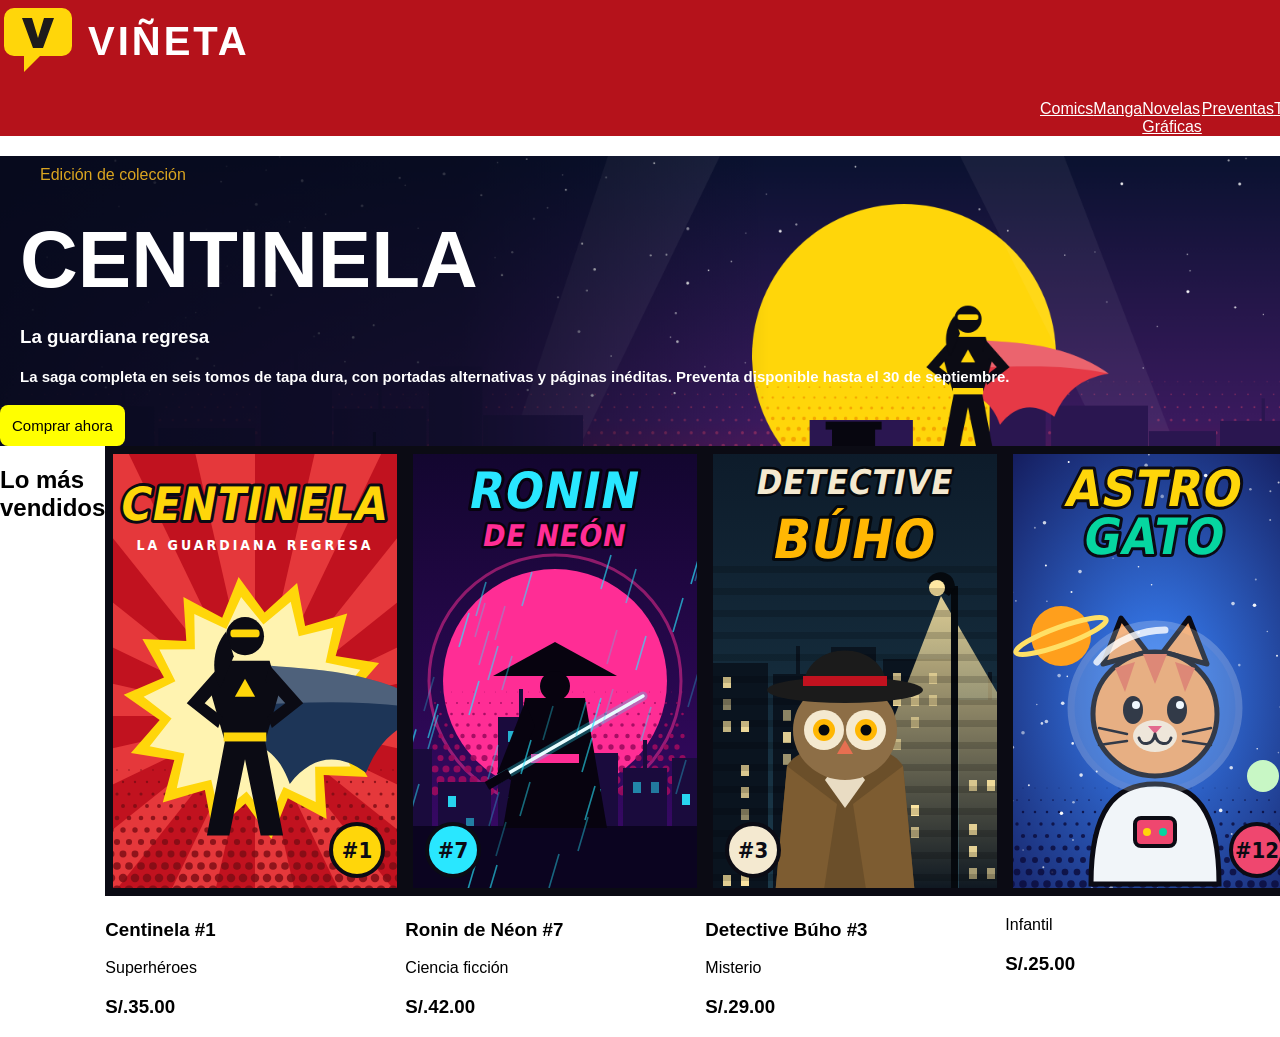
<file: PW_2026-2_Ev01_B_recursos_alumnos/pregunta1/index.html>
<!DOCTYPE html>
<html lang="en">
<head>
    <meta charset="UTF-8">
    <meta name="viewport" content="width=device-width, initial-scale=1.0">
    <title>Document</title>
    <link rel="stylesheet" href="estilos.css">
</head>
<body>
    <header id="cabecera">
        <img src="imagenes/logo.png" alt="logo">
        <ul>
            <li><a href="">Comics</a></li>
            <li><a href="">Manga</a></li>
            <li><a href="">Novelas Gráficas</a></li>
            <li><a href="">Preventas</a></li>
            <li><a href="">Tiendas</a></li>
        </ul>
    </header>
    <main>
        <section id="banner">
            <p>Edición de colección</p>
            <h1>CENTINELA</h1>
            <h3>La guardiana regresa</h3>
            <h2>La saga completa en seis tomos de tapa dura, con portadas alternativas y páginas inéditas. Preventa disponible hasta el 30 de septiembre.</h2>
            <button>Comprar ahora</button>

        </section>

        <section id="catalogo">
            <h2>Lo más vendidos</h2>
            <article class="libro">
                <img src="imagenes/centinela.png" alt="centinela">
                <h3>Centinela #1</h3>
                <p>Superhéroes</p>
                <h3>S/.35.00</h3>
            </article>

            <article class ="libro">
                <img src="imagenes/ronin-de-neon.png" alt="ronin">
                <h3>Ronin de Néon #7</h3>
                <p>Ciencia ficción</p>
                <h3>S/.42.00</h3>
            </article>
            <article class="libro">
                <img src="imagenes/detective-buho.png" alt="buho">
                <h3>Detective Búho #3</h3>
                <p>Misterio</p>
                <h3>S/.29.00</h3>
            </article>
            <article class="libro">
                <img src="imagenes/astro-gato.png" alt="gato">
                <p>Infantil</p>
                <h3>S/.25.00</h3>
            </article>
        </section>
    </main>
    <footer>

    </footer>
</body>
</html>
</file>
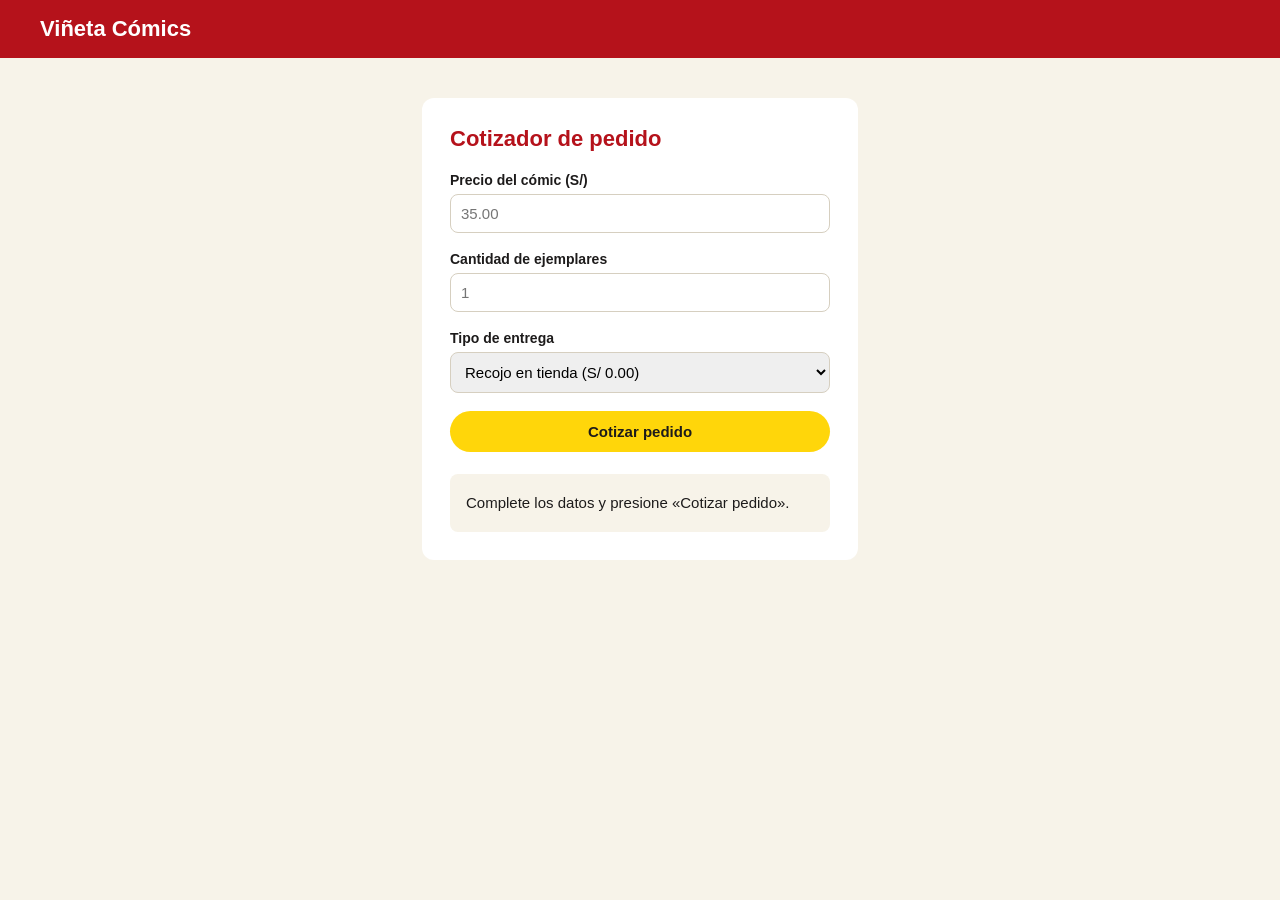
<file: PW_2026-2_Ev01_B_recursos_alumnos/pregunta2/index.html>
<!DOCTYPE html>
<html lang="es">
<head>
    <meta charset="utf-8">
    <meta name="viewport" content="width=device-width">
    <title>Viñeta Cómics · Cotizador de pedido</title>
    <link rel="stylesheet" href="estilos.css">
</head>
<body>
    <header>
        <h1>Viñeta Cómics</h1>
    </header>

    <main>
        <section class="cotizador">
            <h2>Cotizador de pedido</h2>

            <label for="precio">Precio del cómic (S/)</label>
            <input type="number" id="precio" min="0" step="0.01" placeholder="35.00">

            <label for="cantidad">Cantidad de ejemplares</label>
            <input type="number" id="cantidad" min="1" step="1" placeholder="1">

            <label for="envio">Tipo de entrega</label>
            <select id="envio">
                <option value="0">Recojo en tienda (S/ 0.00)</option>
                <option value="10">Envío a Lima (S/ 10.00)</option>
                <option value="18">Envío a provincias (S/ 18.00)</option>
            </select>

            <button onclick="calcular()" type="button"  id="btnCotizar">
                Cotizar pedido </button>

            <div id="resultado" class="resultado">
                Complete los datos y presione «Cotizar pedido».
            </div>
        </section>
    </main>
</body>
</html>
</file>
<file: PW_2026-2_Ev01_B_recursos_alumnos/pregunta1/estilos.css>
html, body{
    margin: 0px;
    padding: 0px;
    font-family: Arial, Helvetica, sans-serif;
}
#cabecera{
    background-color: #b5121b   ;
}

#cabecera ul li {
    list-style-type: none;

}
#cabecera ul li a{
    color:white;
}
#cabecera ul{
    display: flex;
    margin-left: 1000px;
    word-spacing: 8px;


}

#banner{
    background-image: url('imagenes/banner.png');
    display: block;
    background-repeat: no-repeat;
    background-size: cover; 
}
#banner p{
    padding: 10px 20px;
    color: goldenrod;
    margin: 20px;
}
#banner h1{
    color: white;
    margin: 20px;
    font-size: 80px;
}
#banner h3{
    color: white;
    margin: 20px;
}
#banner h2{
    color: white;
    margin: 20px;
    font-size: 15px;


}

#banner button{
    border-radius: 8px;
    padding: 10px 20px;
    background-color: yellow;
    border: none;
    cursor: pointer;
    padding: 12px;
    font-size: 15px;
}

#catalogo{
    display: flex;
}
</file>
<file: PW_2026-2_Ev01_B_recursos_alumnos/pregunta2/estilos.css>
html, body {
    margin: 0;
    padding: 0;
}

body {
    font-family: Arial, sans-serif;
    background-color: #f7f3e9;
    color: #1d1b1b;
}

header {
    background-color: #b5121b;
    padding: 16px 40px;
}

header h1 {
    margin: 0;
    font-size: 22px;
    color: #ffffff;
}

.cotizador {
    display: flex;
    flex-direction: column;
    width: 380px;
    margin: 40px auto;
    padding: 28px;
    background-color: #ffffff;
    border-radius: 12px;
}

.cotizador h2 {
    margin: 0 0 20px 0;
    font-size: 22px;
    color: #b5121b;
}

label {
    margin-bottom: 6px;
    font-size: 14px;
    font-weight: bold;
}

input, select {
    margin-bottom: 18px;
    padding: 10px;
    font-size: 15px;
    font-family: Arial, sans-serif;
    border: 1px solid #d6cfc0;
    border-radius: 8px;
}

input:focus, select:focus {
    border-color: #b5121b;
    outline: 2px solid #ffd60a;
}

button {
    padding: 12px;
    font-size: 15px;
    font-weight: bold;
    font-family: Arial, sans-serif;
    color: #1d1b1b;
    background-color: #ffd60a;
    border: none;
    border-radius: 24px;
    cursor: pointer;
}

.resultado {
    margin-top: 22px;
    padding: 16px;
    font-size: 15px;
    line-height: 1.7;
    background-color: #f7f3e9;
    border-radius: 8px;
}
</file>
